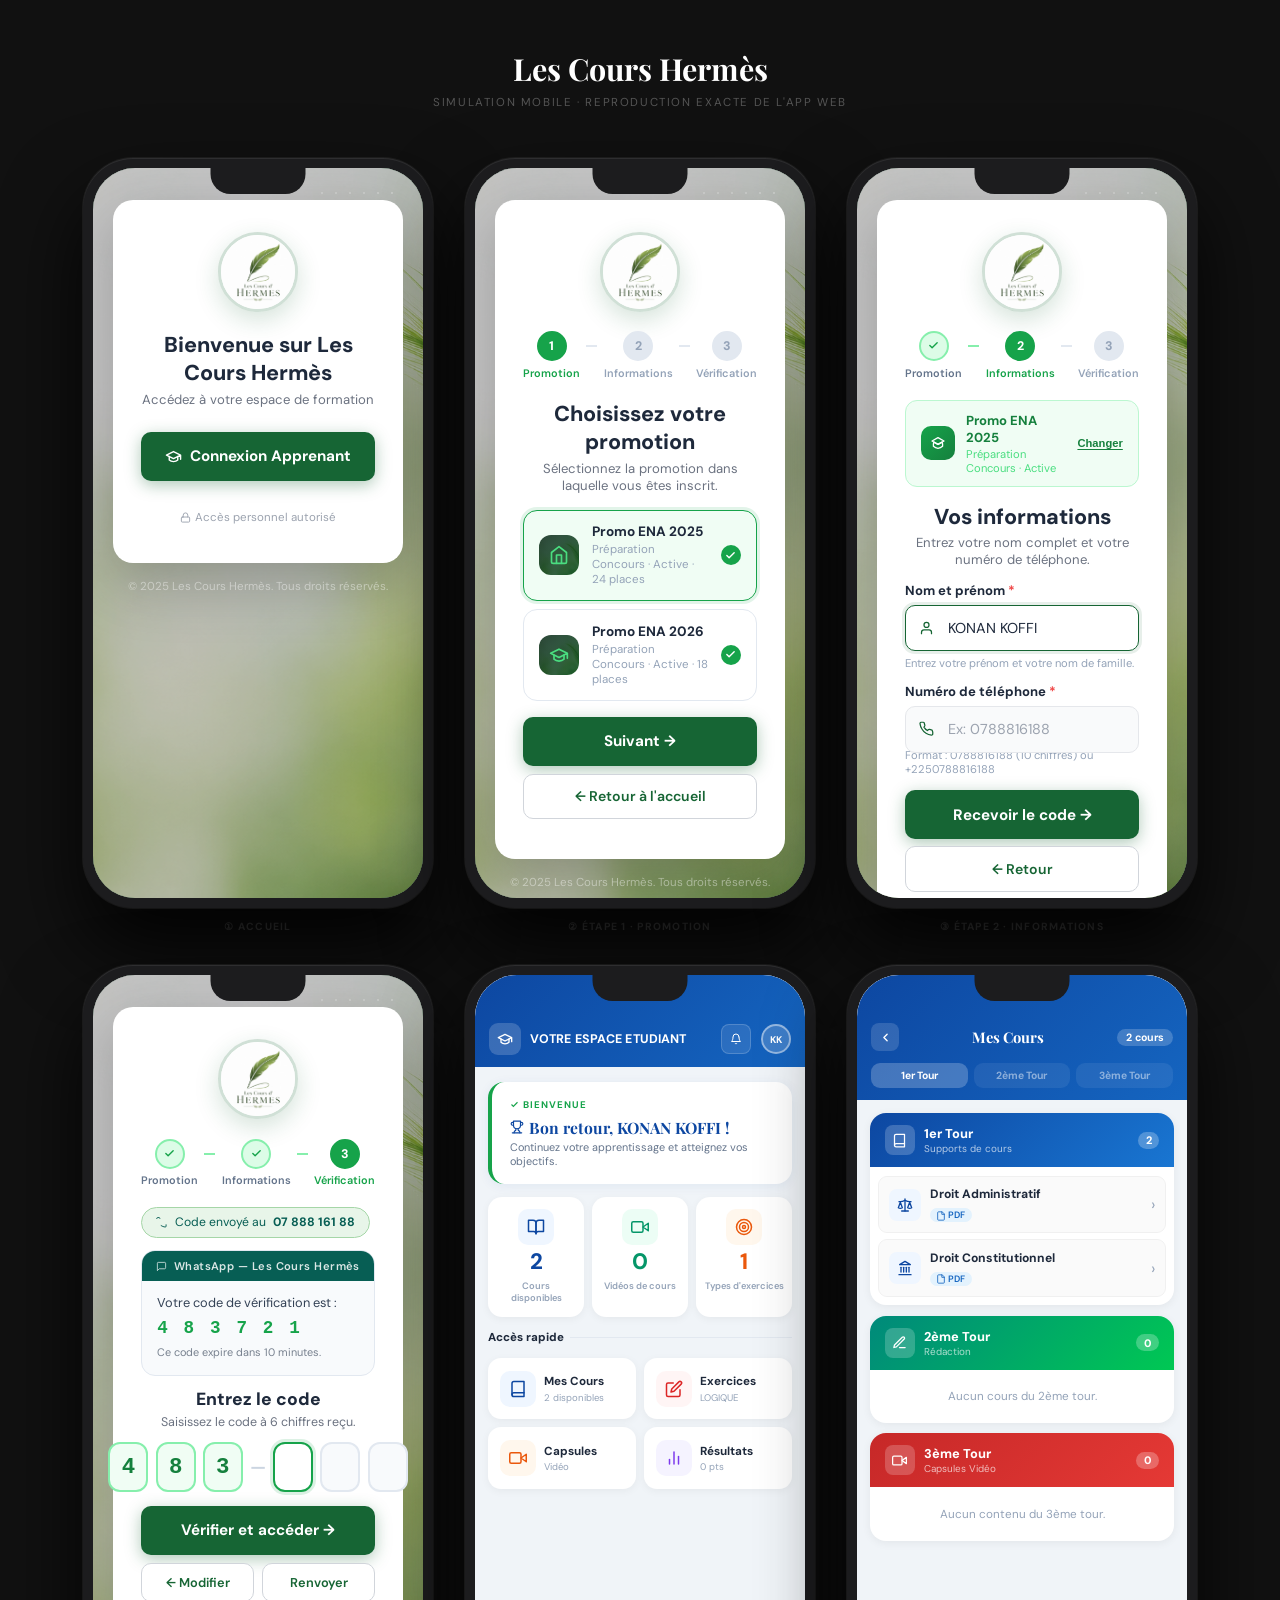
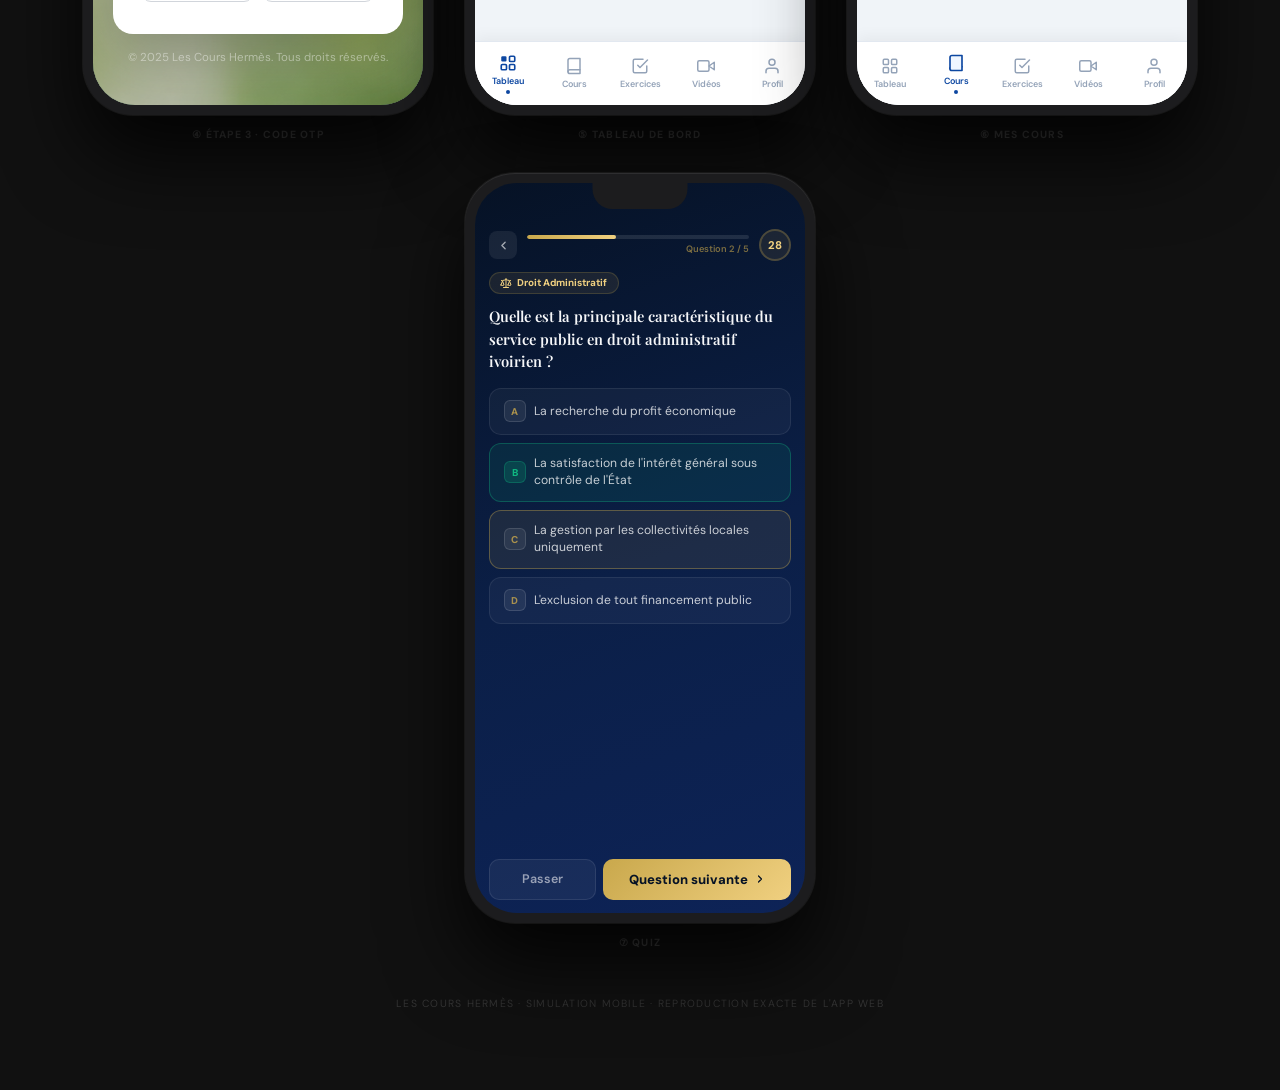
<file: mobile-simulation.html>
<!DOCTYPE html>
<html lang="fr">
<head>
<meta charset="UTF-8">
<meta name="viewport" content="width=device-width, initial-scale=1.0">
<title>Simulation Mobile — Les Cours Hermès</title>
<link href="https://fonts.googleapis.com/css2?family=DM+Sans:wght@400;500;600;700;800&family=Playfair+Display:wght@600;700;900&display=swap" rel="stylesheet">
<style>
* { box-sizing:border-box; margin:0; padding:0; }
body {
  font-family:'DM Sans',sans-serif;
  background:#111;
  min-height:100vh;
  padding:3rem 2rem 5rem;
}

/* ── PAGE TITLE ── */
.sim-title { text-align:center; margin-bottom:3rem; }
.sim-title h1 { font-family:'Playfair Display',serif; font-size:1.9rem; color:#fff; margin-bottom:0.35rem; }
.sim-title p { color:#555; font-size:0.72rem; letter-spacing:0.14em; text-transform:uppercase; }

/* ── PHONE SHELL ── */
.screens-row { display:flex; gap:2rem; justify-content:center; align-items:flex-start; flex-wrap:wrap; }
.phone-wrap { display:flex; flex-direction:column; align-items:center; gap:0.8rem; }
.phone-label { font-size:0.65rem; font-weight:700; letter-spacing:0.12em; text-transform:uppercase; color:#444; }
.phone {
  width:350px; height:750px;
  background:#1c1c1e;
  border-radius:50px; padding:10px;
  box-shadow: 0 0 0 1px rgba(255,255,255,0.06), 0 40px 80px rgba(0,0,0,0.85), inset 0 1px 0 rgba(255,255,255,0.08);
  position:relative; flex-shrink:0;
}
/* Dynamic Island */
.phone::before {
  content:''; position:absolute;
  top:10px; left:50%; transform:translateX(-50%);
  width:95px; height:26px;
  background:#1c1c1e;
  border-radius:0 0 20px 20px;
  z-index:10;
}
.phone-inner {
  width:100%; height:100%;
  border-radius:42px; overflow:hidden;
  position:relative; background:#f0f4f8;
}

/* ══════════════════════════════════
   CSS EXACT DE L'APP — écrans login
══════════════════════════════════ */

/* edu-split : fond background.png + overlay */
.edu-split {
  width:100%; height:100%;
  background: url('background.png') center/cover no-repeat, linear-gradient(155deg,#0a2e14 0%,#134d22 50%,#0b3518 100%);
  position:relative;
  display:flex; align-items:stretch;
}
.edu-split::before {
  content:''; position:absolute; inset:0;
  background:rgba(0,0,0,0.22); z-index:0; pointer-events:none;
}
/* Points déco haut droite */
.edu-split::after {
  content:''; position:absolute; top:18px; right:18px;
  width:90px; height:90px;
  background-image:radial-gradient(circle 1.5px,rgba(255,255,255,0.22) 1.5px,transparent 0);
  background-size:14px 14px; z-index:0; pointer-events:none;
}

/* Sur mobile: edu-left caché, edu-right = pleine largeur */
.edu-left { display:none; }
.edu-right {
  width:100%; display:flex; flex-direction:column;
  align-items:center; justify-content:flex-start;
  padding:2rem 1.25rem 1.5rem;
  position:relative; z-index:1; min-height:100%;
  overflow-y:auto;
}

/* La vraie carte blanche */
.edu-login-card {
  background:#fff; border-radius:20px;
  padding:2rem 1.75rem;
  width:100%; max-width:100%;
  box-shadow:0 20px 60px rgba(0,0,0,0.22);
}

/* Logo */
.edu-right-logo {
  width:80px; height:80px; border-radius:50%;
  object-fit:cover; object-position:center;
  display:block; margin:0 auto 1.2rem;
  border:3px solid rgba(22,101,52,0.2);
  box-shadow:0 8px 24px rgba(22,101,52,0.18);
}
.edu-right-logo-fallback {
  width:80px; height:80px; border-radius:50%;
  background:linear-gradient(135deg,#166534,#16A34A);
  display:flex; align-items:center; justify-content:center;
  margin:0 auto 1.2rem;
  font-family:'Playfair Display',serif; font-size:1.8rem; font-weight:900; color:#fff;
}

/* Titres */
.edu-form-title {
  font-family:'DM Sans',sans-serif; font-size:1.35rem; font-weight:800;
  color:#1E293B; text-align:center; margin-bottom:0.25rem;
}
.edu-form-sub { color:#6B7280; font-size:0.82rem; text-align:center; margin-bottom:1.5rem; }

/* Champ input */
.edu-field-label { display:block; font-size:0.82rem; font-weight:700; color:#1E293B; margin-bottom:0.4rem; }
.edu-field { position:relative; margin-bottom:0.9rem; }
.edu-field-icon {
  position:absolute; left:14px; top:50%; transform:translateY(-50%);
  color:#166534; font-size:1rem; pointer-events:none; display:flex; align-items:center;
}
.edu-input {
  width:100%; padding:0.82rem 1rem 0.82rem 2.6rem;
  border:1.5px solid #E5E7EB; border-radius:10px;
  font-family:'DM Sans',sans-serif; font-size:0.9rem; color:#1E293B;
  background:#F9FAFB; outline:none;
}
.edu-input.focused {
  border-color:#166534; background:#fff;
  box-shadow:0 0 0 3px rgba(22,101,52,0.1);
}
.edu-input::placeholder { color:#9CA3AF; }

/* Bouton principal vert */
.edu-btn-primary {
  width:100%; padding:0.9rem;
  background:#166534; color:#fff; border:none; border-radius:10px;
  font-family:'DM Sans',sans-serif; font-size:0.95rem; font-weight:700;
  cursor:pointer; box-shadow:0 4px 16px rgba(22,101,52,0.35);
  margin-bottom:0.9rem; display:flex; align-items:center; justify-content:center; gap:0.55rem;
}
/* Bouton secondaire (outline) */
.edu-btn-social {
  width:100%; padding:0.8rem;
  background:#fff; border:1.5px solid #D1D5DB; border-radius:10px;
  font-family:'DM Sans',sans-serif; font-size:0.88rem; font-weight:600; color:#166534;
  cursor:pointer; display:flex; align-items:center; justify-content:center; gap:0.55rem;
  margin-bottom:0.5rem;
}

/* Session resume box */
.edu-session-resume {
  background:#F0FDF4; border:1.5px solid #BBF7D0; border-radius:10px;
  padding:0.9rem 1.1rem; margin-bottom:1.2rem;
}
.edu-session-resume p { font-size:0.84rem; color:#166534; margin-bottom:0.65rem; }

/* Footer */
.edu-login-footer {
  text-align:center; color:rgba(255,255,255,0.42);
  font-size:0.72rem; margin-top:1rem; flex-shrink:0;
}

/* Lien discret accès personnel */
.access-link {
  background:none; border:none; cursor:pointer;
  color:#9CA3AF; font-size:0.72rem;
  font-family:'DM Sans',sans-serif;
  display:inline-flex; align-items:center; gap:0.3rem;
  padding:0.35rem 0.65rem; border-radius:6px;
  margin-top:1.5rem;
}

/* ── Stepper 3 étapes ── */
.reg-stepper {
  display:flex; align-items:center;
  margin-bottom:1.25rem;
}
.reg-step-item { display:flex; flex-direction:column; align-items:center; gap:0.3rem; }
.reg-step-dot {
  width:30px; height:30px; border-radius:50%; flex-shrink:0;
  display:flex; align-items:center; justify-content:center;
  font-size:0.78rem; font-weight:800;
  background:#E2E8F0; color:#94A3B8; border:2px solid #E2E8F0;
}
.reg-step-dot.active { background:#16A34A; color:#fff; border-color:#16A34A; }
.reg-step-dot.done   { background:#DCFCE7; color:#16A34A; border-color:#86EFAC; }
.reg-step-label { font-size:0.68rem; font-weight:600; color:#94A3B8; white-space:nowrap; }
.reg-step-label.active { color:#16A34A; }
.reg-step-label.done   { color:#64748B; }
.reg-step-line { flex:1; height:2px; background:#E2E8F0; margin:0 0.4rem; margin-bottom:1.1rem; }
.reg-step-line.done { background:#86EFAC; }

/* ── Promo select item ── */
.promo-select-grid { display:flex; flex-direction:column; gap:0.5rem; margin-bottom:0; }
.promo-select-item {
  display:flex; align-items:center; gap:0.8rem;
  padding:0.8rem 0.95rem; border-radius:14px;
  border:1.5px solid #E2E8F0; background:#fff; cursor:pointer;
  text-align:left; width:100%;
}
.promo-select-item.selected {
  border-color:#16A34A; background:#F0FDF4;
  box-shadow:0 0 0 3px rgba(22,163,74,0.12);
}
.promo-select-item-avatar {
  width:40px; height:40px; border-radius:12px; flex-shrink:0;
  background:linear-gradient(135deg,rgba(6,38,20,0.85),rgba(15,80,40,0.80)), url('background.png') center/cover;
  display:flex; align-items:center; justify-content:center;
  color:#4ADE80; font-size:1.1rem;
}
.promo-select-item-name { font-size:0.85rem; font-weight:700; color:#1E293B; }
.promo-select-item-meta { font-size:0.72rem; color:#94A3B8; margin-top:2px; }
.promo-select-item-check {
  margin-left:auto; width:20px; height:20px; border-radius:50%;
  background:#16A34A; display:flex; align-items:center; justify-content:center;
  color:#fff; font-size:0.68rem; flex-shrink:0;
}

/* ── Résumé promo (étape 2) ── */
.reg-promo-summary {
  display:flex; align-items:center; gap:0.7rem;
  background:#F0FDF4; border:1px solid #BBF7D0; border-radius:12px;
  padding:0.7rem 0.95rem; margin-bottom:1rem;
}
.reg-promo-summary-icon {
  width:34px; height:34px; border-radius:10px; flex-shrink:0;
  background:linear-gradient(135deg,#16A34A,#15803D);
  display:flex; align-items:center; justify-content:center; color:#fff;
}
.reg-promo-summary-name { font-size:0.82rem; font-weight:700; color:#15803D; }
.reg-promo-summary-sub  { font-size:0.7rem; color:#4ADE80; margin-top:1px; }
.reg-change-btn {
  margin-left:auto; font-size:0.7rem; font-weight:600; color:#15803D;
  background:none; border:none; cursor:pointer; text-decoration:underline;
  text-underline-offset:2px;
}

/* Hint texte sous input */
.field-hint { font-size:0.7rem; color:#94A3B8; margin-top:-0.6rem; margin-bottom:0.8rem; }

/* ── OTP ── */
.otp-phone-badge {
  display:inline-flex; align-items:center; gap:0.45rem;
  background:#E8F5E9; border:1px solid #A5D6A7; border-radius:50px;
  padding:0.38rem 0.9rem; font-size:0.76rem; color:#075E54;
  margin-bottom:0.8rem;
}
.otp-sms-box { background:#F8FAFC; border:1px solid #E2E8F0; border-radius:14px; overflow:hidden; margin-bottom:0.75rem; }
.otp-sms-header {
  display:flex; align-items:center; gap:0.45rem;
  background:#075E54; color:rgba(255,255,255,0.85);
  font-size:0.7rem; font-weight:600; padding:0.48rem 0.85rem; letter-spacing:0.04em;
}
.otp-sms-body { padding:0.8rem 0.95rem; font-size:0.8rem; color:#334155; line-height:1.6; }
.otp-code-highlight { font-size:1.1rem; font-weight:900; color:#16A34A; letter-spacing:0.15em; font-family:'Courier New',monospace; }
.otp-inputs { display:flex; align-items:center; justify-content:center; gap:0.45rem; margin-bottom:0.5rem; }
.otp-box {
  width:40px; height:50px; border-radius:12px;
  border:2px solid #E2E8F0; background:#F8FAFC;
  font-size:1.4rem; font-weight:800; text-align:center;
  color:#1E293B; font-family:'Courier New',monospace; outline:none;
}
.otp-box.filled { border-color:#86EFAC; background:#F0FDF4; color:#15803D; }
.otp-box.focused { border-color:#16A34A; background:#fff; box-shadow:0 0 0 3px rgba(22,163,74,0.15); }
.otp-sep { font-size:1.1rem; color:#CBD5E1; font-weight:700; }
.otp-error { font-size:0.76rem; color:#EF4444; text-align:center; margin-bottom:0.5rem; }
.otp-row-btns { display:flex; gap:0.5rem; margin-top:0.5rem; }
.otp-row-btns .edu-btn-social { flex:1; margin-bottom:0; font-size:0.8rem; padding:0.65rem; }

/* ══════════════════════════════════
   CSS DASHBOARD ÉTUDIANT — bleu
══════════════════════════════════ */
.sc-dash {
  width:100%; height:100%;
  background:#F0F4F8;
  display:flex; flex-direction:column;
  position:relative;
}
.dash-header {
  background:linear-gradient(135deg,#0D47A1 0%,#1565C0 100%);
  padding:48px 14px 12px;
  display:flex; align-items:center; justify-content:space-between; flex-shrink:0;
}
.dash-hdr-left { display:flex; align-items:center; gap:0.55rem; }
.dash-hdr-logo {
  width:32px; height:32px; border-radius:9px;
  background:rgba(255,255,255,0.18);
  display:flex; align-items:center; justify-content:center;
}
.dash-hdr-title { font-size:0.78rem; font-weight:700; color:#fff; letter-spacing:0.01em; }
.dash-avatar {
  width:30px; height:30px; border-radius:50%;
  background:rgba(255,255,255,0.18); border:2px solid rgba(255,255,255,0.45);
  display:flex; align-items:center; justify-content:center;
  font-size:0.6rem; font-weight:800; color:#fff;
}
.dash-notif {
  width:30px; height:30px; border-radius:8px;
  background:rgba(255,255,255,0.1); border:1px solid rgba(255,255,255,0.18);
  display:flex; align-items:center; justify-content:center;
  margin-right:0.3rem;
}
.dash-body {
  flex:1; overflow-y:auto;
  padding:0.9rem 13px 70px;
  display:flex; flex-direction:column; gap:0.82rem;
}
/* Welcome card — bordure verte #16A34A */
.dash-welcome {
  background:#fff; border-radius:16px;
  padding:1rem 1.1rem; border-left:4px solid #16A34A;
  box-shadow:0 2px 12px rgba(13,71,161,0.07);
}
.dash-welcome-tag {
  font-size:0.6rem; font-weight:700; letter-spacing:0.1em; text-transform:uppercase;
  color:#16A34A; display:flex; align-items:center; gap:0.28rem; margin-bottom:0.38rem;
}
.dash-welcome-name { font-family:'Playfair Display',serif; font-size:0.98rem; font-weight:700; color:#0D47A1; }
.dash-welcome-sub { font-size:0.68rem; color:#64748B; margin-top:0.12rem; }

/* Widgets stats */
.dash-stats { display:grid; grid-template-columns:1fr 1fr 1fr; gap:0.5rem; }
.dash-stat {
  background:#fff; border-radius:14px; padding:0.78rem 0.5rem;
  box-shadow:0 2px 8px rgba(0,0,0,0.05);
  display:flex; flex-direction:column; align-items:center; gap:0.38rem;
}
.dash-stat-icon { width:36px; height:36px; border-radius:10px; display:flex; align-items:center; justify-content:center; font-size:1rem; }
.dash-stat-num { font-size:1.4rem; font-weight:800; line-height:1; }
.dash-stat-lbl { font-size:0.58rem; color:#94A3B8; font-weight:600; text-align:center; line-height:1.3; }

.s-title { font-size:0.72rem; font-weight:800; color:#1e293b; display:flex; align-items:center; gap:0.4rem; }
.s-line  { flex:1; height:1px; background:#E2E8F0; }

/* Quick access */
.dash-quick { display:grid; grid-template-columns:1fr 1fr; gap:0.5rem; }
.dash-quick-btn {
  background:#fff; border-radius:13px; padding:0.8rem 0.75rem;
  box-shadow:0 2px 8px rgba(0,0,0,0.05);
  display:flex; align-items:center; gap:0.5rem;
}
.dash-quick-icon { width:36px; height:36px; border-radius:10px; display:flex; align-items:center; justify-content:center; font-size:1rem; flex-shrink:0; }
.dash-quick-label { font-size:0.73rem; font-weight:700; color:#1e293b; }
.dash-quick-sub   { font-size:0.6rem; color:#94A3B8; margin-top:0.08rem; }

/* Bottom nav */
.bottom-nav {
  position:absolute; bottom:0; left:0; right:0; height:64px;
  background:#fff; border-top:1px solid #E2E8F0;
  display:flex; align-items:center; justify-content:space-around;
  box-shadow:0 -4px 14px rgba(0,0,0,0.05);
}
.nav-item { display:flex; flex-direction:column; align-items:center; gap:0.2rem; flex:1; padding:0.38rem 0; }
.nav-lbl  { font-size:0.56rem; font-weight:600; color:#94A3B8; }
.nav-lbl.on { color:#0D47A1; }
.nav-dot { width:4px; height:4px; border-radius:50%; background:#0D47A1; }

/* ══════════════════════════════════
   CSS COURS & EXERCICES — bleu
══════════════════════════════════ */
.sc-courses {
  width:100%; height:100%; background:#F0F4F8;
  display:flex; flex-direction:column; position:relative;
}
.courses-hdr {
  background:linear-gradient(135deg,#0D47A1,#1565C0);
  padding:48px 14px 12px; flex-shrink:0;
}
.courses-hdr-top { display:flex; align-items:center; justify-content:space-between; margin-bottom:0.7rem; }
.hdr-back {
  width:28px; height:28px; border-radius:8px;
  background:rgba(255,255,255,0.15);
  display:flex; align-items:center; justify-content:center;
}
.hdr-title { font-family:'Playfair Display',serif; font-size:0.92rem; color:#fff; font-weight:700; }
.hdr-badge { background:rgba(255,255,255,0.2); color:#fff; border-radius:50px; padding:0.15rem 0.55rem; font-size:0.66rem; font-weight:700; }
.tour-tabs { display:flex; gap:0.38rem; }
.ttab { flex:1; padding:0.4rem 0; border-radius:9px; font-size:0.65rem; font-weight:700; text-align:center; cursor:pointer; }
.ttab.on  { background:rgba(255,255,255,0.22); color:#fff; }
.ttab.off { background:rgba(255,255,255,0.07); color:rgba(255,255,255,0.48); }

.courses-body { flex:1; overflow-y:auto; padding:0.82rem 13px 70px; display:flex; flex-direction:column; gap:0.65rem; }
.tour-card { background:#fff; border-radius:16px; overflow:hidden; box-shadow:0 2px 10px rgba(0,0,0,0.06); }
.tour-card-hdr { padding:0.75rem 0.92rem; display:flex; align-items:center; gap:0.55rem; }
.tour-card-icon { width:30px; height:30px; border-radius:8px; background:rgba(255,255,255,0.2); display:flex; align-items:center; justify-content:center; flex-shrink:0; }
.tour-card-title { font-weight:800; font-size:0.8rem; color:#fff; }
.tour-card-sub   { font-size:0.62rem; color:rgba(255,255,255,0.68); }
.tour-card-count { margin-left:auto; background:rgba(255,255,255,0.25); color:#fff; border-radius:50px; padding:0.1rem 0.48rem; font-size:0.68rem; font-weight:800; flex-shrink:0; }
.tour-list { padding:0.52rem; display:flex; flex-direction:column; gap:0.38rem; }
.course-row { display:flex; align-items:center; gap:0.55rem; padding:0.58rem 0.62rem; border-radius:9px; background:#FAFAFA; border:1px solid #F0F0F0; cursor:pointer; }
.course-row-icon { width:32px; height:32px; border-radius:8px; display:flex; align-items:center; justify-content:center; font-size:0.95rem; flex-shrink:0; }
.course-row-name  { font-weight:700; font-size:0.76rem; color:#1e293b; }
.course-row-badge { display:inline-block; background:#E3F2FD; color:#1565C0; border-radius:50px; padding:0.07rem 0.4rem; font-size:0.58rem; font-weight:600; margin-top:0.1rem; }
.empty-row { text-align:center; padding:0.65rem; color:#94A3B8; font-size:0.73rem; }

/* ══════════════════════════════════
   CSS QUIZ — fond sombre doré
══════════════════════════════════ */
.sc-quiz {
  width:100%; height:100%;
  background:linear-gradient(160deg,#061225 0%,#0B1F47 52%,#0D2357 100%);
  display:flex; flex-direction:column;
}
.quiz-topbar { padding:46px 14px 11px; display:flex; align-items:center; gap:0.65rem; flex-shrink:0; }
.quiz-back { width:28px; height:28px; border-radius:8px; background:rgba(255,255,255,0.07); display:flex; align-items:center; justify-content:center; }
.quiz-prog { flex:1; }
.quiz-prog-bar { height:4px; background:rgba(255,255,255,0.1); border-radius:50px; overflow:hidden; margin-bottom:0.25rem; }
.quiz-prog-fill { height:100%; width:40%; background:linear-gradient(90deg,#C9A84C,#F0D080); border-radius:50px; }
.quiz-prog-lbl { font-size:0.58rem; color:rgba(201,168,76,0.6); font-weight:600; text-align:right; }
.quiz-timer { width:32px; height:32px; border-radius:50%; background:rgba(201,168,76,0.1); border:2px solid rgba(201,168,76,0.28); display:flex; align-items:center; justify-content:center; font-size:0.7rem; font-weight:800; color:#F0D080; }
.quiz-body { flex:1; padding:0 14px; display:flex; flex-direction:column; overflow:hidden; }
.quiz-cat { display:inline-flex; align-items:center; gap:0.3rem; background:rgba(201,168,76,0.1); border:1px solid rgba(201,168,76,0.2); border-radius:50px; padding:0.2rem 0.65rem; font-size:0.62rem; font-weight:700; color:#F0D080; margin-bottom:0.7rem; width:fit-content; }
.quiz-question { font-family:'Playfair Display',serif; font-size:0.92rem; color:#F6F7F9; line-height:1.55; margin-bottom:0.9rem; font-weight:600; }
.quiz-options { display:flex; flex-direction:column; gap:0.5rem; }
.quiz-opt { padding:0.72rem 0.85rem; border-radius:12px; background:rgba(255,255,255,0.04); border:1.5px solid rgba(255,255,255,0.08); display:flex; align-items:center; gap:0.55rem; cursor:pointer; }
.quiz-opt.correct { background:rgba(16,185,129,0.1); border-color:rgba(16,185,129,0.32); }
.quiz-opt.selected { background:rgba(201,168,76,0.1); border-color:rgba(201,168,76,0.38); }
.quiz-letter { width:22px; height:22px; border-radius:6px; background:rgba(255,255,255,0.07); border:1px solid rgba(255,255,255,0.12); display:flex; align-items:center; justify-content:center; font-size:0.62rem; font-weight:800; color:rgba(201,168,76,0.8); flex-shrink:0; }
.quiz-opt.correct .quiz-letter { background:rgba(16,185,129,0.18); color:#10B981; border-color:rgba(16,185,129,0.28); }
.quiz-opt-text { font-size:0.76rem; color:rgba(246,247,249,0.8); line-height:1.4; }
.quiz-footer { padding:0.7rem 14px 0.85rem; display:flex; gap:0.45rem; flex-shrink:0; }
.quiz-skip { flex:1; padding:0.72rem; border-radius:10px; background:rgba(255,255,255,0.05); border:1px solid rgba(255,255,255,0.09); color:rgba(246,247,249,0.58); font-size:0.78rem; font-weight:600; font-family:'DM Sans',sans-serif; cursor:pointer; }
.quiz-next { flex:2; padding:0.72rem; border-radius:10px; background:linear-gradient(135deg,#C9A84C,#F0D080); border:none; color:#061225; font-size:0.82rem; font-weight:800; font-family:'DM Sans',sans-serif; cursor:pointer; display:flex; align-items:center; justify-content:center; gap:0.38rem; }

/* ══════════════════════════════════
   CSS RÉSULTATS — fond sombre doré
══════════════════════════════════ */
.sc-results {
  width:100%; height:100%;
  background:linear-gradient(160deg,#061225 0%,#0B1F47 52%,#0D2357 100%);
  display:flex; flex-direction:column; align-items:center;
  overflow-y:auto; padding:48px 18px 22px; gap:0;
}
.res-trophy { font-size:3rem; margin-bottom:0.4rem; filter:drop-shadow(0 4px 10px rgba(201,168,76,0.42)); }
.res-title { font-family:'Playfair Display',serif; font-size:1.1rem; color:#F0D080; font-weight:700; text-align:center; margin-bottom:0.18rem; }
.res-sub { font-size:0.68rem; color:rgba(166,180,200,0.62); text-align:center; margin-bottom:1.15rem; }
.res-circle { width:108px; height:108px; border-radius:50%; background:conic-gradient(#C9A84C 0% 72%, rgba(255,255,255,0.07) 72% 100%); display:flex; align-items:center; justify-content:center; margin-bottom:1.1rem; box-shadow:0 0 0 5px rgba(201,168,76,0.08),0 8px 26px rgba(201,168,76,0.16); }
.res-circle-inner { width:86px; height:86px; border-radius:50%; background:#061225; display:flex; flex-direction:column; align-items:center; justify-content:center; }
.res-pct { font-family:'Playfair Display',serif; font-size:1.55rem; font-weight:700; color:#F0D080; line-height:1; }
.res-pct-lbl { font-size:0.56rem; color:rgba(201,168,76,0.5); font-weight:600; }
.res-stats { display:grid; grid-template-columns:1fr 1fr 1fr; gap:0.48rem; width:100%; margin-bottom:0.9rem; }
.res-stat { background:rgba(255,255,255,0.04); border:1px solid rgba(255,255,255,0.07); border-radius:10px; padding:0.65rem 0.45rem; text-align:center; }
.res-stat-num { font-size:1.1rem; font-weight:800; line-height:1; }
.res-stat-lbl { font-size:0.56rem; color:rgba(166,180,200,0.58); margin-top:0.15rem; }
.res-pts { background:rgba(201,168,76,0.08); border:1px solid rgba(201,168,76,0.2); border-radius:10px; padding:0.6rem 0.9rem; width:100%; display:flex; align-items:center; justify-content:space-between; margin-bottom:0.82rem; }
.res-pts-lbl { font-size:0.72rem; color:rgba(201,168,76,0.62); font-weight:600; }
.res-pts-val { font-family:'Playfair Display',serif; font-size:1.05rem; color:#F0D080; font-weight:700; }
.res-btns { display:flex; flex-direction:column; gap:0.48rem; width:100%; }
.res-btn-main { width:100%; padding:0.8rem; border-radius:12px; border:none; background:linear-gradient(135deg,#C9A84C,#F0D080); color:#061225; font-size:0.85rem; font-weight:800; font-family:'DM Sans',sans-serif; cursor:pointer; display:flex; align-items:center; justify-content:center; gap:0.38rem; }
.res-btn-sec  { width:100%; padding:0.72rem; border-radius:12px; background:rgba(255,255,255,0.04); border:1.5px solid rgba(255,255,255,0.09); color:rgba(246,247,249,0.68); font-size:0.8rem; font-weight:600; font-family:'DM Sans',sans-serif; cursor:pointer; }

svg { display:block; }
</style>
</head>
<body>

<div class="sim-title">
  <h1>Les Cours Hermès</h1>
  <p>Simulation Mobile · Reproduction exacte de l'app web</p>
</div>

<div class="screens-row">

<!-- ════════════════════════
     PHONE 1 — WELCOME
     Carte blanche, 1 bouton vert
     Footer blanc transparent
════════════════════════ -->
<div class="phone-wrap">
  <div class="phone">
    <div class="phone-inner">
      <div class="edu-split">
        <div class="edu-right">
          <div class="edu-login-card">

            <!-- Logo (fallback vert si image absente) -->
            <img src="logo.jpeg" alt="Les Cours Hermès" class="edu-right-logo"
                 onerror="this.style.display='none';this.nextElementSibling.style.display='flex'">
            <div class="edu-right-logo-fallback" style="display:none;">H</div>

            <h2 class="edu-form-title">Bienvenue sur Les Cours Hermès</h2>
            <p class="edu-form-sub">Accédez à votre espace de formation</p>

            <!-- Résumé session (caché) -->
            <!-- <div class="edu-session-resume" style="display:none;"> ... </div> -->

            <div style="display:flex;flex-direction:column;gap:0.85rem;">
              <button class="edu-btn-primary" style="margin-bottom:0;">
                <svg width="17" height="17" viewBox="0 0 24 24" fill="none" stroke="currentColor" stroke-width="2" stroke-linecap="round" stroke-linejoin="round"><path d="M22 10v6M2 10l10-5 10 5-10 5z"/><path d="M6 12v5c3 3 9 3 12 0v-5"/></svg>
                Connexion Apprenant
              </button>
            </div>

            <!-- Lien discret -->
            <div style="text-align:center;">
              <button class="access-link">
                <svg width="11" height="11" viewBox="0 0 24 24" fill="none" stroke="currentColor" stroke-width="2" stroke-linecap="round" stroke-linejoin="round"><rect x="3" y="11" width="18" height="11" rx="2" ry="2"/><path d="M7 11V7a5 5 0 0 1 10 0v4"/></svg>
                Accès personnel autorisé
              </button>
            </div>

          </div>
          <p class="edu-login-footer">© 2025 Les Cours Hermès. Tous droits réservés.</p>
        </div>
      </div>
    </div>
  </div>
  <div class="phone-label">① Accueil</div>
</div>

<!-- ════════════════════════
     PHONE 2 — LOGIN ÉTAPE 1
     Sélection promotion
════════════════════════ -->
<div class="phone-wrap">
  <div class="phone">
    <div class="phone-inner">
      <div class="edu-split">
        <div class="edu-right">
          <div class="edu-login-card">

            <img src="logo.jpeg" alt="Les Cours Hermès" class="edu-right-logo"
                 onerror="this.style.display='none';this.nextElementSibling.style.display='flex'">
            <div class="edu-right-logo-fallback" style="display:none;">H</div>

            <!-- Stepper — étape 1 active -->
            <div class="reg-stepper">
              <div class="reg-step-item">
                <div class="reg-step-dot active">1</div>
                <span class="reg-step-label active">Promotion</span>
              </div>
              <div class="reg-step-line"></div>
              <div class="reg-step-item">
                <div class="reg-step-dot">2</div>
                <span class="reg-step-label">Informations</span>
              </div>
              <div class="reg-step-line"></div>
              <div class="reg-step-item">
                <div class="reg-step-dot">3</div>
                <span class="reg-step-label">Vérification</span>
              </div>
            </div>

            <h2 class="edu-form-title" style="margin-bottom:0.25rem;">Choisissez votre promotion</h2>
            <p class="edu-form-sub" style="margin-bottom:1rem;">Sélectionnez la promotion dans laquelle vous êtes inscrit.</p>

            <div class="promo-select-grid">
              <!-- Promo sélectionnée -->
              <div class="promo-select-item selected">
                <div class="promo-select-item-avatar"><svg width="20" height="20" viewBox="0 0 24 24" fill="none" stroke="#4ADE80" stroke-width="2" stroke-linecap="round" stroke-linejoin="round"><path d="M3 9l9-7 9 7v11a2 2 0 0 1-2 2H5a2 2 0 0 1-2-2z"/><polyline points="9 22 9 12 15 12 15 22"/></svg></div>
                <div>
                  <div class="promo-select-item-name">Promo ENA 2025</div>
                  <div class="promo-select-item-meta">Préparation Concours · Active · 24 places</div>
                </div>
                <div class="promo-select-item-check"><svg width="11" height="11" viewBox="0 0 24 24" fill="none" stroke="white" stroke-width="3" stroke-linecap="round" stroke-linejoin="round"><polyline points="20 6 9 17 4 12"/></svg></div>
              </div>
              <!-- Autre promo -->
              <div class="promo-select-item">
                <div class="promo-select-item-avatar"><svg width="20" height="20" viewBox="0 0 24 24" fill="none" stroke="#4ADE80" stroke-width="2" stroke-linecap="round" stroke-linejoin="round"><path d="M22 10v6M2 10l10-5 10 5-10 5z"/><path d="M6 12v5c3 3 9 3 12 0v-5"/></svg></div>
                <div>
                  <div class="promo-select-item-name">Promo ENA 2026</div>
                  <div class="promo-select-item-meta">Préparation Concours · Active · 18 places</div>
                </div>
                <div class="promo-select-item-check"><svg width="11" height="11" viewBox="0 0 24 24" fill="none" stroke="white" stroke-width="3" stroke-linecap="round" stroke-linejoin="round"><polyline points="20 6 9 17 4 12"/></svg></div>
              </div>
            </div>

            <div style="display:flex;flex-direction:column;gap:0.5rem;margin-top:1rem;">
              <button class="edu-btn-primary" style="margin-bottom:0;">Suivant →</button>
              <button class="edu-btn-social">← Retour à l'accueil</button>
            </div>

          </div>
          <p class="edu-login-footer">© 2025 Les Cours Hermès. Tous droits réservés.</p>
        </div>
      </div>
    </div>
  </div>
  <div class="phone-label">② Étape 1 · Promotion</div>
</div>

<!-- ════════════════════════
     PHONE 3 — LOGIN ÉTAPE 2
     Nom complet + Téléphone
════════════════════════ -->
<div class="phone-wrap">
  <div class="phone">
    <div class="phone-inner">
      <div class="edu-split">
        <div class="edu-right">
          <div class="edu-login-card">

            <img src="logo.jpeg" alt="" class="edu-right-logo"
                 onerror="this.style.display='none';this.nextElementSibling.style.display='flex'">
            <div class="edu-right-logo-fallback" style="display:none;">H</div>

            <!-- Stepper — étape 2 active, 1 done -->
            <div class="reg-stepper">
              <div class="reg-step-item">
                <div class="reg-step-dot done"><svg width="11" height="11" viewBox="0 0 24 24" fill="none" stroke="currentColor" stroke-width="3" stroke-linecap="round" stroke-linejoin="round"><polyline points="20 6 9 17 4 12"/></svg></div>
                <span class="reg-step-label done">Promotion</span>
              </div>
              <div class="reg-step-line done"></div>
              <div class="reg-step-item">
                <div class="reg-step-dot active">2</div>
                <span class="reg-step-label active">Informations</span>
              </div>
              <div class="reg-step-line"></div>
              <div class="reg-step-item">
                <div class="reg-step-dot">3</div>
                <span class="reg-step-label">Vérification</span>
              </div>
            </div>

            <!-- Résumé promo -->
            <div class="reg-promo-summary">
              <div class="reg-promo-summary-icon">
                <svg width="16" height="16" viewBox="0 0 24 24" fill="none" stroke="white" stroke-width="2" stroke-linecap="round" stroke-linejoin="round"><path d="M12 14l9-5-9-5-9 5 9 5z"/><path d="M12 14l6.16-3.422a12 12 0 01.665 6.479A12 12 0 0112 20.055a12 12 0 01-6.824-2.998 12 12 0 01.665-6.479L12 14z"/></svg>
              </div>
              <div>
                <div class="reg-promo-summary-name">Promo ENA 2025</div>
                <div class="reg-promo-summary-sub">Préparation Concours · Active</div>
              </div>
              <button class="reg-change-btn">Changer</button>
            </div>

            <h2 class="edu-form-title" style="margin-bottom:0.2rem;">Vos informations</h2>
            <p class="edu-form-sub" style="margin-bottom:0.85rem;">Entrez votre nom complet et votre numéro de téléphone.</p>

            <!-- Nom -->
            <label class="edu-field-label">Nom et prénom <span style="color:#EF4444;">*</span></label>
            <div class="edu-field">
              <span class="edu-field-icon">
                <svg width="15" height="15" viewBox="0 0 24 24" fill="none" stroke="#166534" stroke-width="2" stroke-linecap="round" stroke-linejoin="round"><path d="M20 21v-2a4 4 0 0 0-4-4H8a4 4 0 0 0-4 4v2"/><circle cx="12" cy="7" r="4"/></svg>
              </span>
              <input class="edu-input focused" type="text" value="KONAN KOFFI" placeholder="Ex: Aminata Coulibaly" readonly>
            </div>
            <p class="field-hint">Entrez votre prénom et votre nom de famille.</p>

            <!-- Téléphone -->
            <label class="edu-field-label">Numéro de téléphone <span style="color:#EF4444;">*</span></label>
            <div class="edu-field" style="margin-bottom:0.3rem;">
              <span class="edu-field-icon">
                <svg width="15" height="15" viewBox="0 0 24 24" fill="none" stroke="#166534" stroke-width="2" stroke-linecap="round" stroke-linejoin="round"><path d="M22 16.92v3a2 2 0 0 1-2.18 2 19.79 19.79 0 0 1-8.63-3.07A19.5 19.5 0 0 1 4.69 12 19.79 19.79 0 0 1 1.61 3.38 2 2 0 0 1 3.58 1.18h3a2 2 0 0 1 2 1.72c.13.96.36 1.9.7 2.81a2 2 0 0 1-.45 2.11L7.91 8.96a16 16 0 0 0 5.54 5.54l1.36-1.36a2 2 0 0 1 2.11-.45c.9.34 1.85.57 2.81.7a2 2 0 0 1 1.72 2z"/></svg>
              </span>
              <input class="edu-input" type="tel" value="" placeholder="Ex: 0788816188" readonly>
            </div>
            <p class="field-hint" style="margin-bottom:0.9rem;">Format : 0788816188 (10 chiffres) ou +2250788816188</p>

            <button class="edu-btn-primary" style="margin-bottom:0.45rem;">Recevoir le code →</button>
            <button class="edu-btn-social">← Retour</button>

          </div>
          <p class="edu-login-footer">© 2025 Les Cours Hermès. Tous droits réservés.</p>
        </div>
      </div>
    </div>
  </div>
  <div class="phone-label">③ Étape 2 · Informations</div>
</div>

<!-- ════════════════════════
     PHONE 4 — LOGIN ÉTAPE 3
     Code OTP WhatsApp
════════════════════════ -->
<div class="phone-wrap">
  <div class="phone">
    <div class="phone-inner">
      <div class="edu-split">
        <div class="edu-right">
          <div class="edu-login-card">

            <img src="logo.jpeg" alt="" class="edu-right-logo"
                 onerror="this.style.display='none';this.nextElementSibling.style.display='flex'">
            <div class="edu-right-logo-fallback" style="display:none;">H</div>

            <!-- Stepper — étape 3 active, 1+2 done -->
            <div class="reg-stepper">
              <div class="reg-step-item">
                <div class="reg-step-dot done"><svg width="11" height="11" viewBox="0 0 24 24" fill="none" stroke="currentColor" stroke-width="3" stroke-linecap="round" stroke-linejoin="round"><polyline points="20 6 9 17 4 12"/></svg></div>
                <span class="reg-step-label done">Promotion</span>
              </div>
              <div class="reg-step-line done"></div>
              <div class="reg-step-item">
                <div class="reg-step-dot done"><svg width="11" height="11" viewBox="0 0 24 24" fill="none" stroke="currentColor" stroke-width="3" stroke-linecap="round" stroke-linejoin="round"><polyline points="20 6 9 17 4 12"/></svg></div>
                <span class="reg-step-label done">Informations</span>
              </div>
              <div class="reg-step-line done"></div>
              <div class="reg-step-item">
                <div class="reg-step-dot active">3</div>
                <span class="reg-step-label active">Vérification</span>
              </div>
            </div>

            <!-- Badge numéro -->
            <div>
              <div class="otp-phone-badge">
                <svg width="11" height="11" viewBox="0 0 24 24" fill="none" stroke="currentColor" stroke-width="2" stroke-linecap="round" stroke-linejoin="round"><path d="M22 16.92v3a2 2 0 0 1-2.18 2 19.79 19.79 0 0 1-8.63-3.07"/><path d="M1.61 3.38A2 2 0 0 1 3.58 1.18h3a2 2 0 0 1 2 1.72"/></svg>
                Code envoyé au <strong>07 888 161 88</strong>
              </div>
            </div>

            <!-- Box WhatsApp -->
            <div class="otp-sms-box">
              <div class="otp-sms-header">
                <svg width="11" height="11" viewBox="0 0 24 24" fill="none" stroke="rgba(255,255,255,0.75)" stroke-width="2" stroke-linecap="round" stroke-linejoin="round"><path d="M21 15a2 2 0 0 1-2 2H7l-4 4V5a2 2 0 0 1 2-2h14a2 2 0 0 1 2 2z"/></svg>
                WhatsApp — Les Cours Hermès
              </div>
              <div class="otp-sms-body">
                Votre code de vérification est :<br>
                <span class="otp-code-highlight">4 8 3 7 2 1</span><br>
                <span style="font-size:0.68rem;opacity:0.65;">Ce code expire dans 10 minutes.</span>
              </div>
            </div>

            <h2 class="edu-form-title" style="margin-bottom:0.2rem;font-size:1.1rem;margin-top:0.5rem;">Entrez le code</h2>
            <p class="edu-form-sub" style="margin-bottom:0.75rem;font-size:0.78rem;">Saisissez le code à 6 chiffres reçu.</p>

            <!-- OTP inputs -->
            <div class="otp-inputs">
              <input class="otp-box filled" type="text" value="4" maxlength="1" readonly>
              <input class="otp-box filled" type="text" value="8" maxlength="1" readonly>
              <input class="otp-box filled" type="text" value="3" maxlength="1" readonly>
              <span class="otp-sep">—</span>
              <input class="otp-box focused" type="text" value="" maxlength="1" readonly>
              <input class="otp-box" type="text" value="" maxlength="1" readonly>
              <input class="otp-box" type="text" value="" maxlength="1" readonly>
            </div>

            <button class="edu-btn-primary" style="margin-top:0.9rem;margin-bottom:0;">Vérifier et accéder →</button>
            <div class="otp-row-btns">
              <button class="edu-btn-social">← Modifier</button>
              <button class="edu-btn-social">Renvoyer</button>
            </div>

          </div>
          <p class="edu-login-footer">© 2025 Les Cours Hermès. Tous droits réservés.</p>
        </div>
      </div>
    </div>
  </div>
  <div class="phone-label">④ Étape 3 · Code OTP</div>
</div>

<!-- ════════════════════════
     PHONE 5 — TABLEAU DE BORD
     Header bleu, stats, accès rapide
════════════════════════ -->
<div class="phone-wrap">
  <div class="phone">
    <div class="phone-inner">
      <div class="sc-dash">
        <div class="dash-header">
          <div class="dash-hdr-left">
            <div class="dash-hdr-logo">
              <svg width="16" height="16" viewBox="0 0 24 24" fill="none" stroke="white" stroke-width="2" stroke-linecap="round" stroke-linejoin="round"><path d="M22 10v6M2 10l10-5 10 5-10 5z"/><path d="M6 12v5c3 3 9 3 12 0v-5"/></svg>
            </div>
            <span class="dash-hdr-title">VOTRE ESPACE ETUDIANT</span>
          </div>
          <div style="display:flex;align-items:center;gap:0.35rem;">
            <div class="dash-notif">
              <svg width="12" height="12" viewBox="0 0 24 24" fill="none" stroke="white" stroke-width="2" stroke-linecap="round" stroke-linejoin="round"><path d="M18 8A6 6 0 0 0 6 8c0 7-3 9-3 9h18s-3-2-3-9"/><path d="M13.73 21a2 2 0 0 1-3.46 0"/></svg>
            </div>
            <div class="dash-avatar">KK</div>
          </div>
        </div>

        <div class="dash-body">
          <div class="dash-welcome">
            <div class="dash-welcome-tag">
              <svg width="9" height="9" viewBox="0 0 24 24" fill="none" stroke="#16A34A" stroke-width="3"><polyline points="20 6 9 17 4 12"/></svg>
              BIENVENUE
            </div>
            <div class="dash-welcome-name" style="display:flex;align-items:center;gap:0.35rem;"><svg width="14" height="14" viewBox="0 0 24 24" fill="none" stroke="#0D47A1" stroke-width="2" stroke-linecap="round" stroke-linejoin="round"><path d="M6 9H4.5a2.5 2.5 0 0 1 0-5H6"/><path d="M18 9h1.5a2.5 2.5 0 0 0 0-5H18"/><path d="M4 22h16"/><path d="M10 14.66V17c0 .55-.47.98-.97 1.21C7.85 18.75 7 20.24 7 22"/><path d="M14 14.66V17c0 .55.47.98.97 1.21C16.15 18.75 17 20.24 17 22"/><path d="M18 2H6v7a6 6 0 0 0 12 0V2z"/></svg> Bon retour, KONAN KOFFI !</div>
            <div class="dash-welcome-sub">Continuez votre apprentissage et atteignez vos objectifs.</div>
          </div>

          <div class="dash-stats">
            <div class="dash-stat">
              <div class="dash-stat-icon" style="background:#EFF6FF;"><svg width="18" height="18" viewBox="0 0 24 24" fill="none" stroke="#0D47A1" stroke-width="2" stroke-linecap="round" stroke-linejoin="round"><path d="M2 3h6a4 4 0 0 1 4 4v14a3 3 0 0 0-3-3H2z"/><path d="M22 3h-6a4 4 0 0 0-4 4v14a3 3 0 0 1 3-3h7z"/></svg></div>
              <div class="dash-stat-num" style="color:#0D47A1;">2</div>
              <div class="dash-stat-lbl">Cours disponibles</div>
            </div>
            <div class="dash-stat">
              <div class="dash-stat-icon" style="background:#ECFDF5;"><svg width="18" height="18" viewBox="0 0 24 24" fill="none" stroke="#059669" stroke-width="2" stroke-linecap="round" stroke-linejoin="round"><polygon points="23 7 16 12 23 17 23 7"/><rect x="1" y="5" width="15" height="14" rx="2"/></svg></div>
              <div class="dash-stat-num" style="color:#059669;">0</div>
              <div class="dash-stat-lbl">Vidéos de cours</div>
            </div>
            <div class="dash-stat">
              <div class="dash-stat-icon" style="background:#FFF7ED;"><svg width="18" height="18" viewBox="0 0 24 24" fill="none" stroke="#EA580C" stroke-width="2" stroke-linecap="round" stroke-linejoin="round"><circle cx="12" cy="12" r="10"/><circle cx="12" cy="12" r="6"/><circle cx="12" cy="12" r="2"/></svg></div>
              <div class="dash-stat-num" style="color:#EA580C;">1</div>
              <div class="dash-stat-lbl">Types d'exercices</div>
            </div>
          </div>

          <div class="s-title">Accès rapide <div class="s-line"></div></div>
          <div class="dash-quick">
            <div class="dash-quick-btn">
              <div class="dash-quick-icon" style="background:#EFF6FF;"><svg width="18" height="18" viewBox="0 0 24 24" fill="none" stroke="#0D47A1" stroke-width="2" stroke-linecap="round" stroke-linejoin="round"><path d="M4 19.5A2.5 2.5 0 0 1 6.5 17H20"/><path d="M6.5 2H20v20H6.5A2.5 2.5 0 0 1 4 19.5v-15A2.5 2.5 0 0 1 6.5 2z"/></svg></div>
              <div><div class="dash-quick-label">Mes Cours</div><div class="dash-quick-sub">2 disponibles</div></div>
            </div>
            <div class="dash-quick-btn">
              <div class="dash-quick-icon" style="background:#FFF5F5;"><svg width="18" height="18" viewBox="0 0 24 24" fill="none" stroke="#DC2626" stroke-width="2" stroke-linecap="round" stroke-linejoin="round"><path d="M11 4H4a2 2 0 0 0-2 2v14a2 2 0 0 0 2 2h14a2 2 0 0 0 2-2v-7"/><path d="M18.5 2.5a2.121 2.121 0 0 1 3 3L12 15l-4 1 1-4 9.5-9.5z"/></svg></div>
              <div><div class="dash-quick-label">Exercices</div><div class="dash-quick-sub">LOGIQUE</div></div>
            </div>
            <div class="dash-quick-btn">
              <div class="dash-quick-icon" style="background:#FFF7ED;"><svg width="18" height="18" viewBox="0 0 24 24" fill="none" stroke="#EA580C" stroke-width="2" stroke-linecap="round" stroke-linejoin="round"><polygon points="23 7 16 12 23 17 23 7"/><rect x="1" y="5" width="15" height="14" rx="2"/></svg></div>
              <div><div class="dash-quick-label">Capsules</div><div class="dash-quick-sub">Vidéo</div></div>
            </div>
            <div class="dash-quick-btn">
              <div class="dash-quick-icon" style="background:#F5F3FF;"><svg width="18" height="18" viewBox="0 0 24 24" fill="none" stroke="#7C3AED" stroke-width="2" stroke-linecap="round" stroke-linejoin="round"><line x1="18" y1="20" x2="18" y2="10"/><line x1="12" y1="20" x2="12" y2="4"/><line x1="6" y1="20" x2="6" y2="14"/></svg></div>
              <div><div class="dash-quick-label">Résultats</div><div class="dash-quick-sub">0 pts</div></div>
            </div>
          </div>
        </div>

        <div class="bottom-nav">
          <div class="nav-item">
            <svg width="18" height="18" viewBox="0 0 24 24" fill="none" stroke="#0D47A1" stroke-width="2.2" stroke-linecap="round" stroke-linejoin="round"><rect x="3" y="3" width="7" height="7" rx="1.5" fill="#0D47A1" stroke="none"/><rect x="14" y="3" width="7" height="7" rx="1.5"/><rect x="3" y="14" width="7" height="7" rx="1.5"/><rect x="14" y="14" width="7" height="7" rx="1.5"/></svg>
            <span class="nav-lbl on">Tableau</span><div class="nav-dot"></div>
          </div>
          <div class="nav-item">
            <svg width="18" height="18" viewBox="0 0 24 24" fill="none" stroke="#94A3B8" stroke-width="2" stroke-linecap="round" stroke-linejoin="round"><path d="M4 19.5A2.5 2.5 0 0 1 6.5 17H20"/><path d="M6.5 2H20v20H6.5A2.5 2.5 0 0 1 4 19.5v-15A2.5 2.5 0 0 1 6.5 2z"/></svg>
            <span class="nav-lbl">Cours</span>
          </div>
          <div class="nav-item">
            <svg width="18" height="18" viewBox="0 0 24 24" fill="none" stroke="#94A3B8" stroke-width="2" stroke-linecap="round" stroke-linejoin="round"><path d="M9 11l3 3L22 4"/><path d="M21 12v7a2 2 0 0 1-2 2H5a2 2 0 0 1-2-2V5a2 2 0 0 1 2-2h11"/></svg>
            <span class="nav-lbl">Exercices</span>
          </div>
          <div class="nav-item">
            <svg width="18" height="18" viewBox="0 0 24 24" fill="none" stroke="#94A3B8" stroke-width="2" stroke-linecap="round" stroke-linejoin="round"><polygon points="23 7 16 12 23 17 23 7"/><rect x="1" y="5" width="15" height="14" rx="2"/></svg>
            <span class="nav-lbl">Vidéos</span>
          </div>
          <div class="nav-item">
            <svg width="18" height="18" viewBox="0 0 24 24" fill="none" stroke="#94A3B8" stroke-width="2" stroke-linecap="round" stroke-linejoin="round"><path d="M20 21v-2a4 4 0 0 0-4-4H8a4 4 0 0 0-4 4v2"/><circle cx="12" cy="7" r="4"/></svg>
            <span class="nav-lbl">Profil</span>
          </div>
        </div>
      </div>
    </div>
  </div>
  <div class="phone-label">⑤ Tableau de bord</div>
</div>

<!-- ════════════════════════
     PHONE 6 — MES COURS
     3 widgets tour bleu/vert/rouge
════════════════════════ -->
<div class="phone-wrap">
  <div class="phone">
    <div class="phone-inner">
      <div class="sc-courses">
        <div class="courses-hdr">
          <div class="courses-hdr-top">
            <div class="hdr-back"><svg width="13" height="13" viewBox="0 0 24 24" fill="none" stroke="white" stroke-width="2.5" stroke-linecap="round" stroke-linejoin="round"><polyline points="15 18 9 12 15 6"/></svg></div>
            <span class="hdr-title">Mes Cours</span>
            <span class="hdr-badge">2 cours</span>
          </div>
          <div class="tour-tabs">
            <div class="ttab on">1er Tour</div>
            <div class="ttab off">2ème Tour</div>
            <div class="ttab off">3ème Tour</div>
          </div>
        </div>

        <div class="courses-body">
          <!-- Tour 1 — Bleu #0D47A1 -->
          <div class="tour-card">
            <div class="tour-card-hdr" style="background:linear-gradient(135deg,#0D47A1,#1976D2);">
              <div class="tour-card-icon"><svg width="15" height="15" viewBox="0 0 24 24" fill="none" stroke="white" stroke-width="2" stroke-linecap="round" stroke-linejoin="round"><path d="M4 19.5A2.5 2.5 0 0 1 6.5 17H20"/><path d="M6.5 2H20v20H6.5A2.5 2.5 0 0 1 4 19.5v-15A2.5 2.5 0 0 1 6.5 2z"/></svg></div>
              <div><div class="tour-card-title">1er Tour</div><div class="tour-card-sub">Supports de cours</div></div>
              <div class="tour-card-count">2</div>
            </div>
            <div class="tour-list">
              <div class="course-row">
                <div class="course-row-icon" style="background:#EFF6FF;"><svg width="16" height="16" viewBox="0 0 24 24" fill="none" stroke="#0D47A1" stroke-width="2" stroke-linecap="round" stroke-linejoin="round"><path d="m16 16 3-8 3 8c-.87.65-1.92 1-3 1s-2.13-.35-3-1Z"/><path d="m2 16 3-8 3 8c-.87.65-1.92 1-3 1s-2.13-.35-3-1Z"/><path d="M7 21h10"/><path d="M12 3v18"/><path d="M3 7h2c2 0 5-1 7-2 2 1 5 2 7 2h2"/></svg></div>
                <div><div class="course-row-name">Droit Administratif</div><span class="course-row-badge"><svg width="10" height="10" viewBox="0 0 24 24" fill="none" stroke="currentColor" stroke-width="2" stroke-linecap="round" stroke-linejoin="round" style="display:inline-block;vertical-align:middle;margin-right:2px;"><path d="M14 2H6a2 2 0 0 0-2 2v16a2 2 0 0 0 2 2h12a2 2 0 0 0 2-2V8z"/><polyline points="14 2 14 8 20 8"/></svg>PDF</span></div>
                <span style="margin-left:auto;color:#94A3B8;font-size:1rem;">›</span>
              </div>
              <div class="course-row">
                <div class="course-row-icon" style="background:#EFF6FF;"><svg width="16" height="16" viewBox="0 0 24 24" fill="none" stroke="#0D47A1" stroke-width="2" stroke-linecap="round" stroke-linejoin="round"><line x1="3" y1="22" x2="21" y2="22"/><line x1="6" y1="18" x2="6" y2="11"/><line x1="10" y1="18" x2="10" y2="11"/><line x1="14" y1="18" x2="14" y2="11"/><line x1="18" y1="18" x2="18" y2="11"/><polygon points="12 2 20 7 4 7"/></svg></div>
                <div><div class="course-row-name">Droit Constitutionnel</div><span class="course-row-badge"><svg width="10" height="10" viewBox="0 0 24 24" fill="none" stroke="currentColor" stroke-width="2" stroke-linecap="round" stroke-linejoin="round" style="display:inline-block;vertical-align:middle;margin-right:2px;"><path d="M14 2H6a2 2 0 0 0-2 2v16a2 2 0 0 0 2 2h12a2 2 0 0 0 2-2V8z"/><polyline points="14 2 14 8 20 8"/></svg>PDF</span></div>
                <span style="margin-left:auto;color:#94A3B8;font-size:1rem;">›</span>
              </div>
            </div>
          </div>

          <!-- Tour 2 — Vert #00897B -->
          <div class="tour-card">
            <div class="tour-card-hdr" style="background:linear-gradient(135deg,#00897B,#00C853);">
              <div class="tour-card-icon"><svg width="15" height="15" viewBox="0 0 24 24" fill="none" stroke="white" stroke-width="2" stroke-linecap="round" stroke-linejoin="round"><path d="M12 20h9"/><path d="M16.5 3.5a2.121 2.121 0 0 1 3 3L7 19l-4 1 1-4L16.5 3.5z"/></svg></div>
              <div><div class="tour-card-title">2ème Tour</div><div class="tour-card-sub">Rédaction</div></div>
              <div class="tour-card-count">0</div>
            </div>
            <div class="tour-list"><div class="empty-row">Aucun cours du 2ème tour.</div></div>
          </div>

          <!-- Tour 3 — Rouge #C62828 -->
          <div class="tour-card">
            <div class="tour-card-hdr" style="background:linear-gradient(135deg,#C62828,#E53935);">
              <div class="tour-card-icon"><svg width="15" height="15" viewBox="0 0 24 24" fill="none" stroke="white" stroke-width="2" stroke-linecap="round" stroke-linejoin="round"><polygon points="23 7 16 12 23 17 23 7"/><rect x="1" y="5" width="15" height="14" rx="2"/></svg></div>
              <div><div class="tour-card-title">3ème Tour</div><div class="tour-card-sub">Capsules Vidéo</div></div>
              <div class="tour-card-count">0</div>
            </div>
            <div class="tour-list"><div class="empty-row">Aucun contenu du 3ème tour.</div></div>
          </div>
        </div>

        <div class="bottom-nav">
          <div class="nav-item"><svg width="18" height="18" viewBox="0 0 24 24" fill="none" stroke="#94A3B8" stroke-width="2" stroke-linecap="round" stroke-linejoin="round"><rect x="3" y="3" width="7" height="7" rx="1.5"/><rect x="14" y="3" width="7" height="7" rx="1.5"/><rect x="3" y="14" width="7" height="7" rx="1.5"/><rect x="14" y="14" width="7" height="7" rx="1.5"/></svg><span class="nav-lbl">Tableau</span></div>
          <div class="nav-item"><svg width="18" height="18" viewBox="0 0 24 24" fill="none" stroke="#0D47A1" stroke-width="2.2" stroke-linecap="round" stroke-linejoin="round"><path d="M4 19.5A2.5 2.5 0 0 1 6.5 17H20" stroke="#0D47A1"/><path d="M6.5 2H20v20H6.5A2.5 2.5 0 0 1 4 19.5v-15A2.5 2.5 0 0 1 6.5 2z" fill="#EFF6FF" stroke="#0D47A1"/></svg><span class="nav-lbl on">Cours</span><div class="nav-dot"></div></div>
          <div class="nav-item"><svg width="18" height="18" viewBox="0 0 24 24" fill="none" stroke="#94A3B8" stroke-width="2" stroke-linecap="round" stroke-linejoin="round"><path d="M9 11l3 3L22 4"/><path d="M21 12v7a2 2 0 0 1-2 2H5a2 2 0 0 1-2-2V5a2 2 0 0 1 2-2h11"/></svg><span class="nav-lbl">Exercices</span></div>
          <div class="nav-item"><svg width="18" height="18" viewBox="0 0 24 24" fill="none" stroke="#94A3B8" stroke-width="2" stroke-linecap="round" stroke-linejoin="round"><polygon points="23 7 16 12 23 17 23 7"/><rect x="1" y="5" width="15" height="14" rx="2"/></svg><span class="nav-lbl">Vidéos</span></div>
          <div class="nav-item"><svg width="18" height="18" viewBox="0 0 24 24" fill="none" stroke="#94A3B8" stroke-width="2" stroke-linecap="round" stroke-linejoin="round"><path d="M20 21v-2a4 4 0 0 0-4-4H8a4 4 0 0 0-4 4v2"/><circle cx="12" cy="7" r="4"/></svg><span class="nav-lbl">Profil</span></div>
        </div>
      </div>
    </div>
  </div>
  <div class="phone-label">⑥ Mes Cours</div>
</div>

<!-- ════════════════════════
     PHONE 7 — QUIZ
     Fond #061225, doré #C9A84C
════════════════════════ -->
<div class="phone-wrap">
  <div class="phone">
    <div class="phone-inner">
      <div class="sc-quiz">
        <div class="quiz-topbar">
          <div class="quiz-back"><svg width="13" height="13" viewBox="0 0 24 24" fill="none" stroke="rgba(255,255,255,0.6)" stroke-width="2.5" stroke-linecap="round" stroke-linejoin="round"><polyline points="15 18 9 12 15 6"/></svg></div>
          <div class="quiz-prog">
            <div class="quiz-prog-bar"><div class="quiz-prog-fill"></div></div>
            <div class="quiz-prog-lbl">Question 2 / 5</div>
          </div>
          <div class="quiz-timer">28</div>
        </div>

        <div class="quiz-body">
          <div class="quiz-cat"><svg width="12" height="12" viewBox="0 0 24 24" fill="none" stroke="#F0D080" stroke-width="2" stroke-linecap="round" stroke-linejoin="round"><path d="m16 16 3-8 3 8c-.87.65-1.92 1-3 1s-2.13-.35-3-1Z"/><path d="m2 16 3-8 3 8c-.87.65-1.92 1-3 1s-2.13-.35-3-1Z"/><path d="M7 21h10"/><path d="M12 3v18"/><path d="M3 7h2c2 0 5-1 7-2 2 1 5 2 7 2h2"/></svg> Droit Administratif</div>
          <div class="quiz-question">
            Quelle est la principale caractéristique du service public en droit administratif ivoirien ?
          </div>
          <div class="quiz-options">
            <div class="quiz-opt">
              <div class="quiz-letter">A</div>
              <div class="quiz-opt-text">La recherche du profit économique</div>
            </div>
            <div class="quiz-opt correct">
              <div class="quiz-letter">B</div>
              <div class="quiz-opt-text">La satisfaction de l'intérêt général sous contrôle de l'État</div>
            </div>
            <div class="quiz-opt selected">
              <div class="quiz-letter">C</div>
              <div class="quiz-opt-text">La gestion par les collectivités locales uniquement</div>
            </div>
            <div class="quiz-opt">
              <div class="quiz-letter">D</div>
              <div class="quiz-opt-text">L'exclusion de tout financement public</div>
            </div>
          </div>
        </div>

        <div class="quiz-footer">
          <button class="quiz-skip">Passer</button>
          <button class="quiz-next">Question suivante <svg width="12" height="12" viewBox="0 0 24 24" fill="none" stroke="currentColor" stroke-width="2.5" stroke-linecap="round" stroke-linejoin="round"><polyline points="9 18 15 12 9 6"/></svg></button>
        </div>
      </div>
    </div>
  </div>
  <div class="phone-label">⑦ Quiz</div>
</div>

</div><!-- /screens-row -->

<div style="text-align:center;margin-top:3rem;">
  <p style="color:#333;font-size:0.65rem;letter-spacing:0.12em;text-transform:uppercase;">
    LES COURS HERMÈS · SIMULATION MOBILE · REPRODUCTION EXACTE DE L'APP WEB
  </p>
</div>

</body>
</html>
</file>
